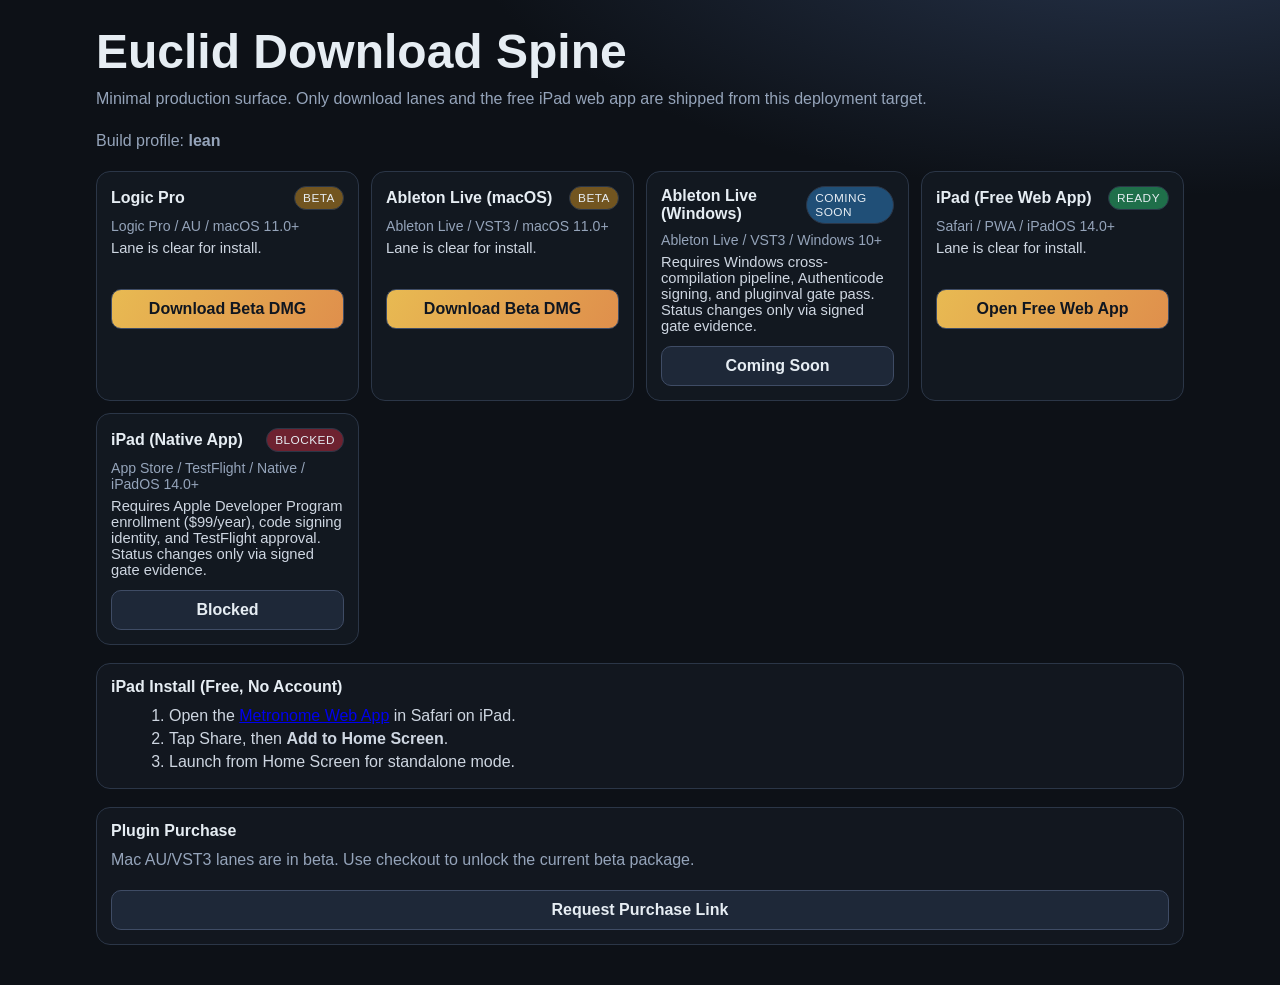
<file: index.html>
<!doctype html>
<html lang="en">
  <head>
    <meta charset="UTF-8" />
    <meta http-equiv="refresh" content="0; url=euclid/" />
    <meta name="viewport" content="width=device-width,initial-scale=1" />
    <title>Euclid</title>
  </head>
  <body>
    <script>location.replace('euclid/');</script>
    <a href="euclid/">Continue to Euclid downloads</a>
  </body>
</html>
</file>
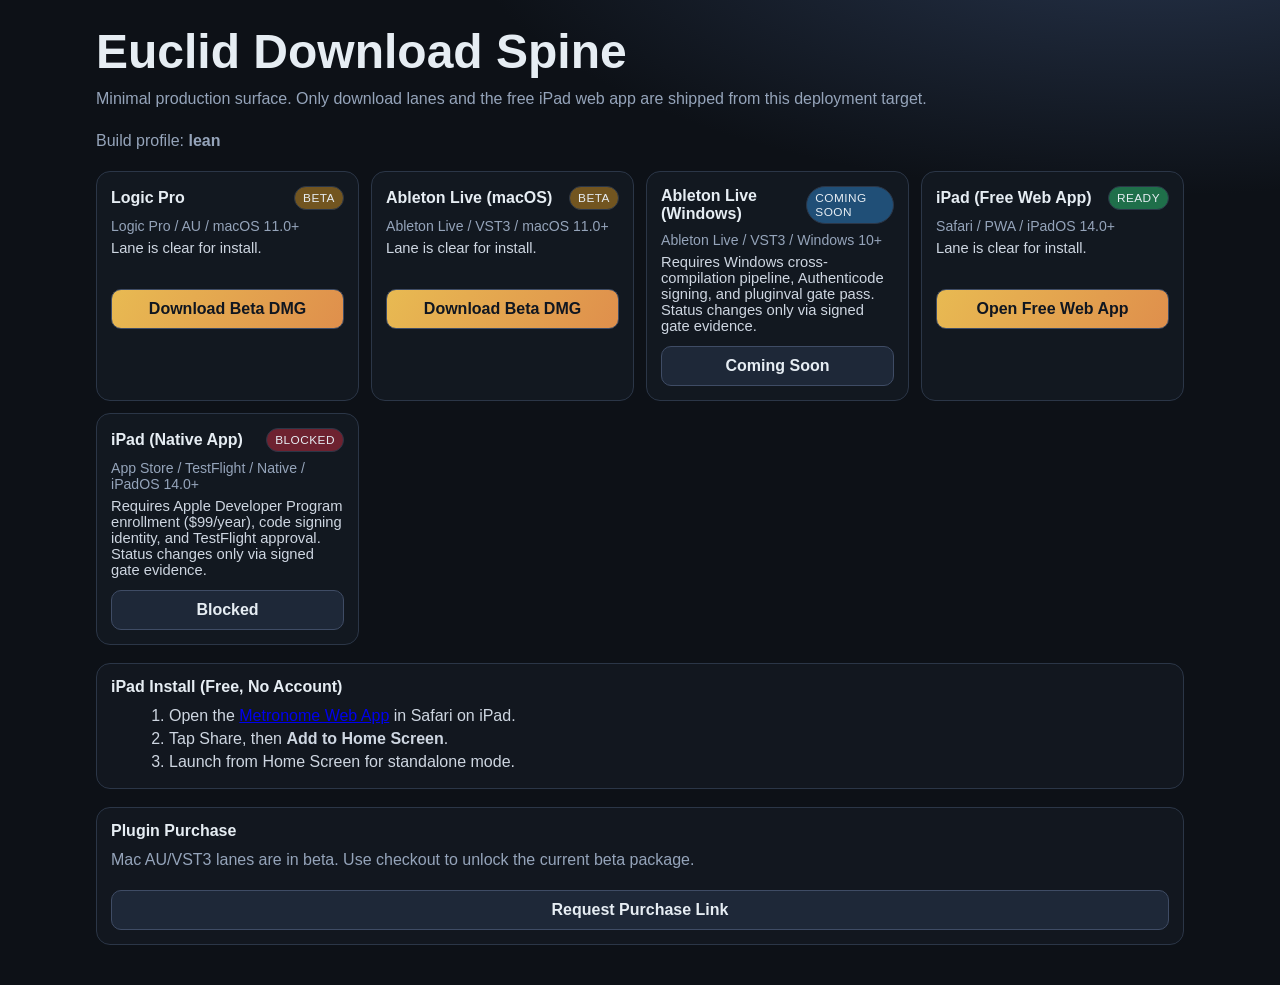
<file: euclid/index.html>
<!doctype html>
<html lang="en">
  <head>
    <meta charset="UTF-8" />
    <meta name="viewport" content="width=device-width,initial-scale=1,viewport-fit=cover" />
    <meta name="theme-color" content="#0d1117" />
    <title>Euclid Downloads</title>
    <style>
      :root {
        --bg: #0d1117;
        --panel: #151b24;
        --line: #2b3647;
        --text: #e6edf3;
        --muted: #95a4ba;
        --ready: #1f6f4a;
        --beta: #725520;
        --blocked: #6e2230;
        --soon: #204f77;
      }
      * { box-sizing: border-box; }
      body {
        margin: 0;
        font-family: -apple-system, BlinkMacSystemFont, "Segoe UI", sans-serif;
        background: radial-gradient(1000px 420px at 90% -10%, #28364f 0%, transparent 70%), var(--bg);
        color: var(--text);
      }
      main {
        width: min(1120px, 100%);
        margin: 0 auto;
        padding: 24px 16px 40px;
      }
      h1 {
        margin: 0;
        font-size: clamp(1.8rem, 5vw, 3rem);
      }
      .lead {
        margin: 8px 0 18px;
        color: var(--muted);
        line-height: 1.5;
      }
      .grid {
        display: grid;
        grid-template-columns: repeat(auto-fit, minmax(240px, 1fr));
        gap: 12px;
      }
      .card {
        background: color-mix(in oklab, var(--panel), black 6%);
        border: 1px solid var(--line);
        border-radius: 14px;
        padding: 14px;
      }
      .card header {
        display: flex;
        align-items: center;
        justify-content: space-between;
        gap: 8px;
      }
      h2 {
        margin: 0;
        font-size: 1rem;
      }
      .pill {
        font-size: 0.74rem;
        text-transform: uppercase;
        letter-spacing: 0.04em;
        padding: 4px 8px;
        border-radius: 999px;
        border: 1px solid var(--line);
      }
      .card.ready .pill { background: var(--ready); }
      .card.beta .pill { background: var(--beta); }
      .card.blocked .pill { background: var(--blocked); }
      .card.soon .pill { background: var(--soon); }
      .meta {
        margin: 8px 0 6px;
        color: var(--muted);
        font-size: 0.88rem;
      }
      .reason {
        margin: 0;
        color: #ced6e1;
        font-size: 0.92rem;
        min-height: 2.5em;
      }
      .cta {
        margin-top: 12px;
      }
      .btn {
        display: inline-flex;
        align-items: center;
        justify-content: center;
        width: 100%;
        border-radius: 10px;
        border: 1px solid #3f4c65;
        background: linear-gradient(120deg, #e8ba52, #df8f4c);
        color: #101620;
        font-weight: 700;
        text-decoration: none;
        padding: 10px 12px;
      }
      .btn.ghost {
        background: #1e2838;
        color: var(--text);
      }
      .install {
        margin-top: 18px;
        background: color-mix(in oklab, var(--panel), black 8%);
        border: 1px solid var(--line);
        border-radius: 14px;
        padding: 14px;
      }
      ol {
        margin: 8px 0 0 18px;
        color: #ced6e1;
        line-height: 1.45;
      }
      code {
        background: #101722;
        border: 1px solid #2a3344;
        border-radius: 6px;
        padding: 2px 5px;
      }
    </style>
  </head>
  <body>
    <main>
      <h1>Euclid Download Spine</h1>
      <p class="lead">Minimal production surface. Only download lanes and the free iPad web app are shipped from this deployment target.</p>
      <p class="lead">Build profile: <strong>lean</strong></p>
      <section class="grid">
        <article class="card beta">
  <header>
    <h2>Logic Pro</h2>
    <span class="pill">Beta</span>
  </header>
  <p class="meta">Logic Pro / AU / macOS 11.0+</p>
  <p class="reason">Lane is clear for install.</p>
  <div class="cta"><a class="btn" href="https://github.com/markvandendool/euclid-spine/releases/download/v1.0.0-beta/MindSong-Suite-v1.0.0-macOS.dmg">Download Beta DMG</a></div>
</article>
<article class="card beta">
  <header>
    <h2>Ableton Live (macOS)</h2>
    <span class="pill">Beta</span>
  </header>
  <p class="meta">Ableton Live / VST3 / macOS 11.0+</p>
  <p class="reason">Lane is clear for install.</p>
  <div class="cta"><a class="btn" href="https://github.com/markvandendool/euclid-spine/releases/download/v1.0.0-beta/MindSong-Suite-v1.0.0-macOS.dmg">Download Beta DMG</a></div>
</article>
<article class="card soon">
  <header>
    <h2>Ableton Live (Windows)</h2>
    <span class="pill">Coming Soon</span>
  </header>
  <p class="meta">Ableton Live / VST3 / Windows 10+</p>
  <p class="reason">Requires Windows cross-compilation pipeline, Authenticode signing, and pluginval gate pass. Status changes only via signed gate evidence.</p>
  <div class="cta"><a class="btn ghost" href="mailto:support@millionsongmind.com?subject=Euclid%20Ableton%20Live%20(Windows)">Coming Soon</a></div>
</article>
<article class="card ready">
  <header>
    <h2>iPad (Free Web App)</h2>
    <span class="pill">Ready</span>
  </header>
  <p class="meta">Safari / PWA / iPadOS 14.0+</p>
  <p class="reason">Lane is clear for install.</p>
  <div class="cta"><a class="btn" href="../metronome/">Open Free Web App</a></div>
</article>
<article class="card blocked">
  <header>
    <h2>iPad (Native App)</h2>
    <span class="pill">Blocked</span>
  </header>
  <p class="meta">App Store / TestFlight / Native / iPadOS 14.0+</p>
  <p class="reason">Requires Apple Developer Program enrollment ($99/year), code signing identity, and TestFlight approval. Status changes only via signed gate evidence.</p>
  <div class="cta"><a class="btn ghost" href="mailto:support@millionsongmind.com?subject=Euclid%20iPad%20(Native%20App)">Blocked</a></div>
</article>
      </section>
      <section class="install">
        <h2>iPad Install (Free, No Account)</h2>
        <ol>
          <li>Open the <a href="../metronome/">Metronome Web App</a> in Safari on iPad.</li>
          <li>Tap Share, then <strong>Add to Home Screen</strong>.</li>
          <li>Launch from Home Screen for standalone mode.</li>
        </ol>
      </section>
      <section id="euclid-purchase" class="install">
        <h2>Plugin Purchase</h2>
        <p class="lead">Mac AU/VST3 lanes are in beta. Use checkout to unlock the current beta package.</p>
        <div class="cta"><a class="btn ghost" href="mailto:support@millionsongmind.com?subject=Euclid%20Plugin%20Purchase">Request Purchase Link</a></div>
      </section>
    </main>
  </body>
</html>
</file>
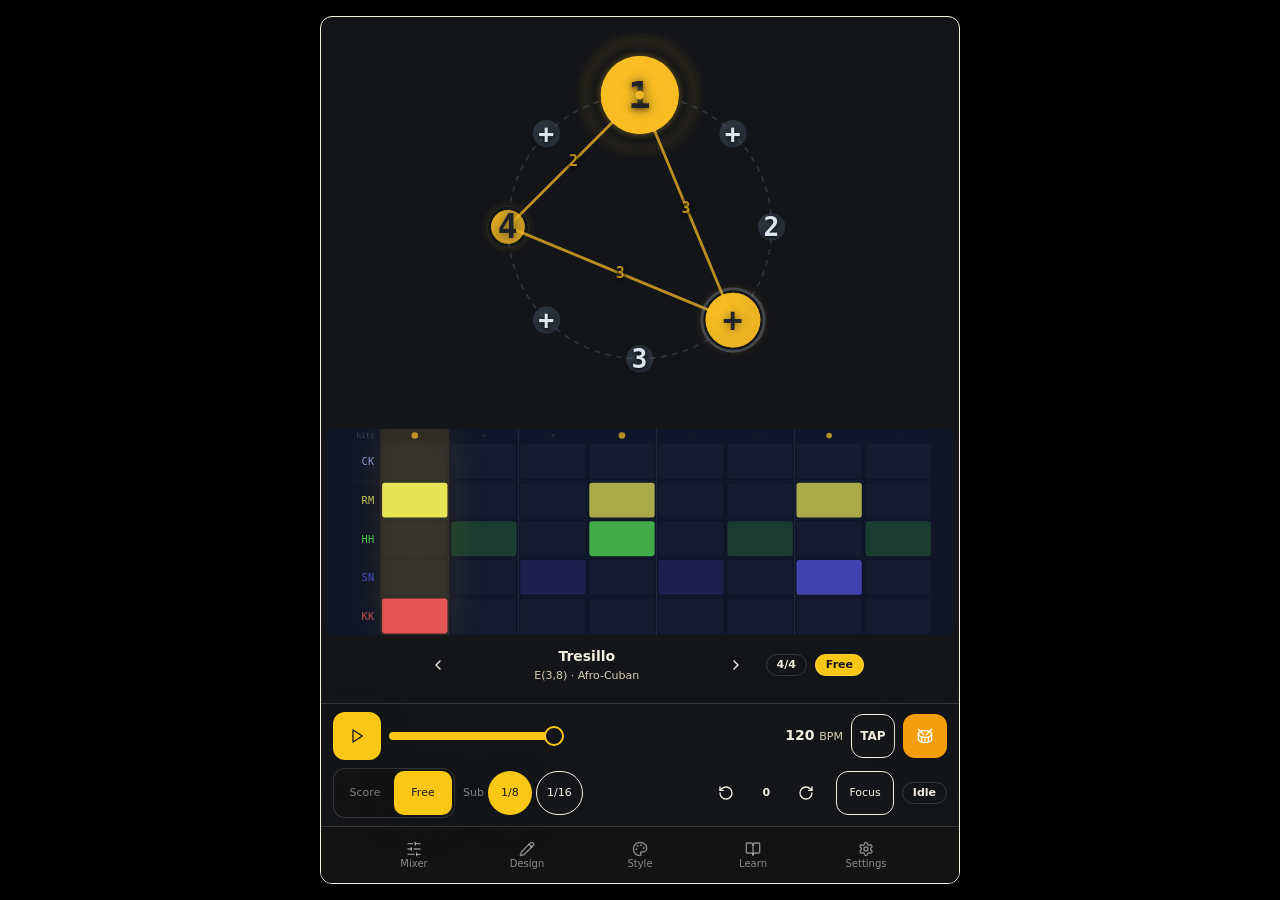
<file: metronome/index.html>
<!DOCTYPE html>
<html lang="en">
<head>
  <meta charset="UTF-8" />
  <meta name="viewport" content="width=device-width, initial-scale=1.0, viewport-fit=cover" />
  <meta name="theme-color" content="#000000" />
  <meta name="description" content="Professional polyrhythmic metronome with Euclidean rhythms, cultural patterns, and MIDI sync" />
  <meta name="apple-mobile-web-app-capable" content="yes" />
  <meta name="apple-mobile-web-app-status-bar-style" content="black-translucent" />
  <meta name="apple-mobile-web-app-title" content="Metronome" />
  <title>Euclid Metronome</title>
  <link rel="icon" type="image/png" sizes="192x192" href="./icons/icon-192.png" />
  <link rel="apple-touch-icon" sizes="192x192" href="./icons/icon-192.png" />
  <link rel="manifest" href="./manifest.json" />
  <style>
    html, body { margin: 0; padding: 0; background: #000; color: #fff; font-family: system-ui, sans-serif; }
  </style>
  <script type="module" src="./assets/app-metronome-fvWGaRH7.js"></script>
  <link rel="stylesheet" href="./assets/app-metronome-DbWk97f7.css">
</head>
<body>
  <div id="app-root"></div>
  <script>(function(){const embedded=(new URLSearchParams(location.search).get('embedded')==='1')||window.__MINDSUITE_EMBEDDED__===true||location.protocol==='file:'||location.protocol==='juce:';if('serviceWorker' in navigator&&!embedded){navigator.serviceWorker.register('./sw.js')}})();</script>
</body>
</html>
</file>
